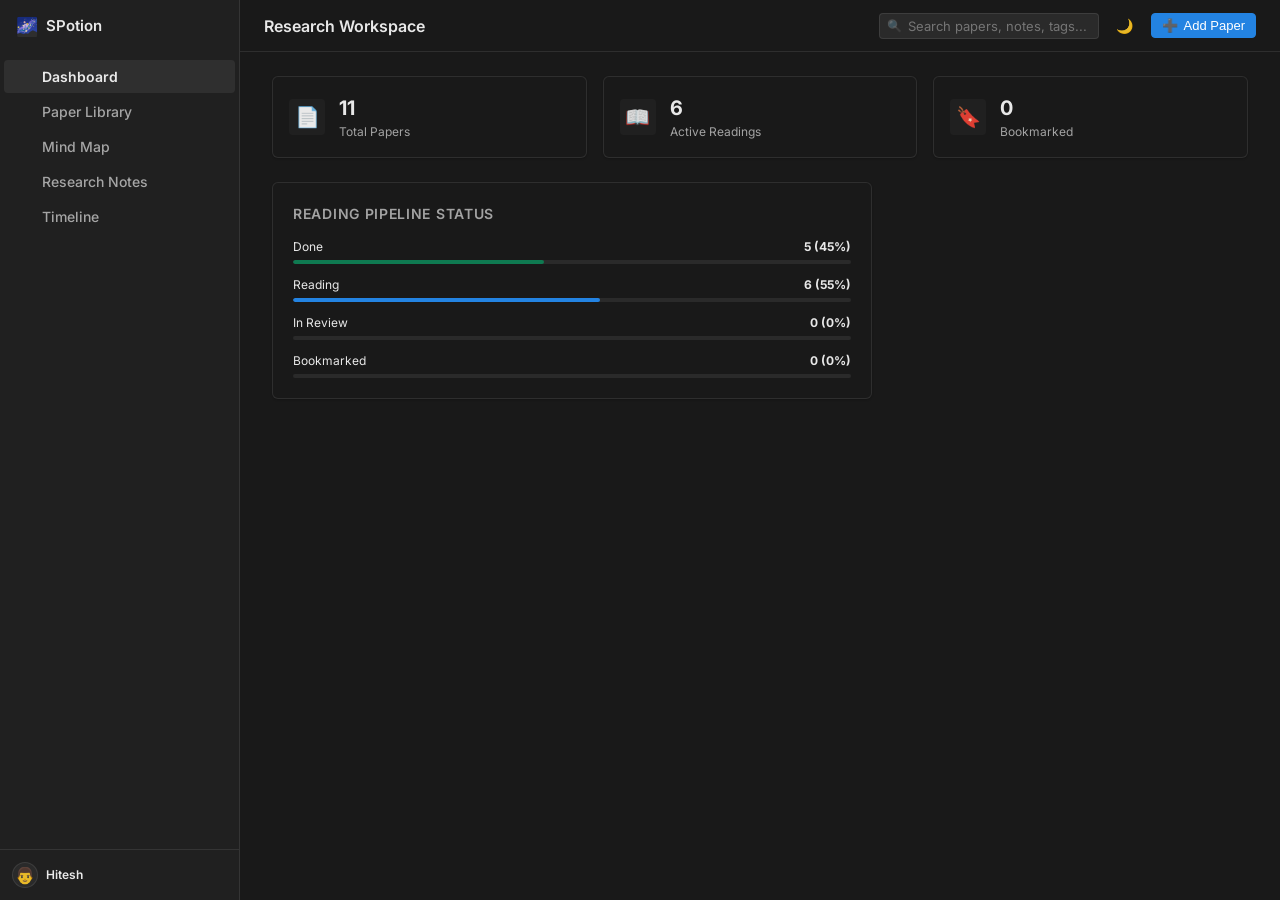
<file: index.html>
<!DOCTYPE html>
<html lang="en">

<head>
  <meta charset="UTF-8">
  <meta name="viewport" content="width=device-width, initial-scale=1.0">
  <title>SPotion — Premium Research Hub & Mind Map Workspace</title>
  <link rel="stylesheet" href="styles.css">
</head>

<body>

  <div id="app-container">

    <!-- Sidebar Navigation -->
    <aside>
      <div class="brand">
        <span class="brand-logo">🌌</span>
        <span class="brand-name">SPotion</span>
      </div>

      <ul class="nav-links">
        <li>
          <a class="nav-item active" data-view="dashboard">
            <span class="nav-icon"></span>
            <span>Dashboard</span>
          </a>
        </li>
        <li>
          <a class="nav-item" data-view="library">
            <span class="nav-icon"></span>
            <span>Paper Library</span>
          </a>
        </li>
        <li>
          <a class="nav-item" data-view="mindmap">
            <span class="nav-icon"></span>
            <span>Mind Map</span>
          </a>
        </li>
        <li>
          <a class="nav-item" data-view="notes">
            <span class="nav-icon"></span>
            <span>Research Notes</span>
          </a>
        </li>
        <li>
          <a class="nav-item" data-view="timeline">
            <span class="nav-icon"></span>
            <span>Timeline</span>
          </a>
        </li>
      </ul>

      <div class="sidebar-footer">
        <div class="user-widget">
          <!-- Populated by app.js -->
        </div>
      </div>
    </aside>

    <!-- Main Workspace Area -->
    <main>
      <!-- Header Area -->
      <header>
        <div class="page-title-area">
          <h2>Research Workspace</h2>
        </div>

        <div class="header-actions">
          <div class="search-container">
            <span class="search-icon">🔍</span>
            <input type="text" id="global-search" class="search-input" placeholder="Search papers, notes, tags...">
          </div>

          <button id="theme-toggle" class="theme-toggle-btn" title="Toggle dark/light theme">🌙</button>

          <button id="add-paper-btn" class="btn btn-primary">
            <span>➕</span> Add Paper
          </button>
        </div>
      </header>

      <!-- Scrollable workspace sections -->
      <div class="content-workspace">

        <!-- DASHBOARD VIEW -->
        <section id="dashboard-view" class="view-section active">
          <div class="dashboard-grid">
            <div class="stat-card">
              <div class="stat-icon">📄</div>
              <div class="stat-info">
                <div class="stat-value" id="stat-total-papers">0</div>
                <div class="stat-label">Total Papers</div>
              </div>
            </div>
            <div class="stat-card">
              <div class="stat-icon">📖</div>
              <div class="stat-info">
                <div class="stat-value" id="stat-active-reading">0</div>
                <div class="stat-label">Active Readings</div>
              </div>
            </div>
            <div class="stat-card">
              <div class="stat-icon">🔖</div>
              <div class="stat-info">
                <div class="stat-value" id="stat-bookmarked">0</div>
                <div class="stat-label">Bookmarked</div>
              </div>
            </div>
          </div>

          <div class="dashboard-panels">
            <!-- Reading Status Breakdown -->
            <div class="panel">
              <div class="panel-header">
                <h3 class="panel-title">Reading Pipeline Status</h3>
              </div>
              <div class="progress-list" id="dashboard-progress-list">
                <!-- Progress rows rendered dynamically -->
              </div>
            </div>
          </div>
        </section>

        <!-- LIBRARY VIEW -->
        <section id="library-view" class="view-section">
          <div class="library-layout">
            <div class="library-filters">
              <div class="filters-group">
                <label for="filter-category"
                  style="font-size: 13px; font-weight:600; color:var(--text-muted)">Category:</label>
                <select id="filter-category" class="select-filter">
                  <option value="all">All Categories</option>
                  <option value="Foundations">Foundations</option>
                  <option value="Survey">Surveys</option>
                  <option value="Optimization">Optimizations</option>
                  <option value="Transformer">Transformers</option>
                  <option value="Autoencoder">Autoencoders</option>
                  <option value="Application">Applications</option>
                  <option value="Future">Future Scope</option>
                </select>

                <label for="filter-status"
                  style="font-size: 13px; font-weight:600; color:var(--text-muted); margin-left:14px">Status:</label>
                <select id="filter-status" class="select-filter">
                  <option value="all">All Statuses</option>
                  <option value="Reading">Reading</option>
                  <option value="Done">Done</option>
                  <option value="Bookmarked">Bookmarked</option>
                  <option value="In Review">In Review</option>
                </select>
              </div>

              <button id="export-bibtex-btn" class="btn" title="Export current library references to BibTeX format">
                <span>📤</span> Export to BibTeX
              </button>
            </div>

            <div class="papers-grid" id="papers-grid">
              <!-- Rendered dynamically -->
            </div>
          </div>
        </section>

        <!-- MIND MAP VIEW -->
        <section id="mindmap-view" class="view-section">
          <div id="mindmap-canvas-container" class="canvas-container">
            <svg id="mindmap-svg-element" class="mindmap-svg"></svg>
            <!-- Wrapper for panning and zooming -->
            <div id="canvas-wrapper"></div>
          </div>

          <div class="mindmap-controls">
            <button id="zoom-in-btn" class="btn btn-icon-only" title="Zoom In">➕</button>
            <button id="zoom-out-btn" class="btn btn-icon-only" title="Zoom Out">➖</button>
            <button id="zoom-center-btn" class="btn btn-icon-only" title="Auto Center/Fit Canvas">🎯</button>
          </div>

          <div class="mindmap-legend">
            <div
              style="font-weight:700; font-size:12px; margin-bottom:4px; border-bottom:1px solid var(--border-color); padding-bottom:4px;">
              Legend</div>
            <div class="legend-item">
              <div class="legend-color" style="background:#1f4ed8"></div> Foundations
            </div>
            <div class="legend-item">
              <div class="legend-color" style="background:#7c3aed"></div> Surveys
            </div>
            <div class="legend-item">
              <div class="legend-color" style="background:#059669"></div> Optimizations
            </div>
            <div class="legend-item">
              <div class="legend-color" style="background:#dc2626"></div> Transformers
            </div>
            <div class="legend-item">
              <div class="legend-color" style="background:#ea580c"></div> Autoencoders
            </div>
            <div class="legend-item">
              <div class="legend-color" style="background:#0891b2"></div> Applications
            </div>
            <div class="legend-item">
              <div class="legend-color" style="background:#9333ea"></div> Future Scope
            </div>
          </div>
        </section>

        <!-- RESEARCH NOTES VIEW -->
        <section id="notes-view" class="view-section">
          <div class="notes-layout">
            <div class="notes-sidebar">
              <h3 style="font-size:16px; margin-bottom:12px">Papers List</h3>
              <div class="notes-paper-list" id="notes-paper-list">
                <!-- Rendered dynamically -->
              </div>
            </div>

            <div class="notes-editor-container">
              <div class="notes-editor-header">
                <h3 id="active-note-title" style="font-size:18px">Select a paper to read or edit notes</h3>
                <div style="display:flex; gap:8px">
                  <button id="note-edit-btn" class="btn btn-primary btn-sm">Edit Markdown</button>
                  <button id="note-preview-btn" class="btn btn-sm">Rich Preview</button>
                </div>
              </div>

              <!-- Note raw markdown editor text area -->
              <textarea id="notes-editor-area" class="editor-textarea"
                placeholder="# Enter notes using markdown..."></textarea>

              <!-- Markdown preview pane -->
              <div id="notes-preview-area" class="notes-preview"></div>
            </div>
          </div>
        </section>

        <!-- TIMELINE VIEW -->
        <section id="timeline-view" class="view-section">
          <div class="timeline-container">
            <div class="timeline-line"></div>
            <div id="timeline-list">
              <!-- Rendered dynamically -->
            </div>
          </div>
        </section>

      </div>
    </main>

    <!-- SLIDING DETAIL PANEL (SLIDE OUT DRAWER) -->
    <div class="panel-overlay" id="panel-overlay"></div>

    <div class="sliding-panel" id="paper-detail-panel">
      <div class="sliding-panel-header">
        <h3 style="font-size: 18px; margin:0">Research Paper Details</h3>
        <button id="panel-close-btn" class="btn btn-icon-only"
          style="border:none; background:transparent; font-size:18px">❌</button>
      </div>

      <div class="sliding-panel-body">
        <div class="detail-row">
          <div id="panel-paper-title" class="detail-value detail-value-large"></div>
        </div>

        <div class="detail-row">
          <div class="detail-label">Authors</div>
          <div id="panel-paper-authors" class="detail-value" style="font-style:italic"></div>
        </div>

        <div class="detail-row">
          <div class="detail-label">Abstract Summary</div>
          <div id="panel-paper-summary" class="detail-value"></div>
        </div>

        <div class="form-row">
          <div class="form-group">
            <label class="detail-label" for="panel-paper-category-select">Category</label>
            <select id="panel-paper-category-select" class="form-control" style="padding: 4px 8px; margin-top: 4px;">
              <option value="Foundations">Foundations</option>
              <option value="Survey">Survey</option>
              <option value="Optimization">Optimization</option>
              <option value="Transformer">Transformer</option>
              <option value="Autoencoder">Autoencoder</option>
              <option value="Application">Application</option>
              <option value="Future">Future Scope</option>
            </select>
          </div>

          <div class="form-group">
            <label class="detail-label" for="panel-paper-status-select">Status / Bookmark</label>
            <select id="panel-paper-status-select" class="form-control" style="padding: 4px 8px; margin-top: 4px;">
              <option value="Reading">Reading</option>
              <option value="Done">Done</option>
              <option value="Bookmarked">⭐ Bookmarked</option>
              <option value="In Review">In Review</option>
            </select>
          </div>
        </div>

        <div class="detail-row">
          <div class="detail-label">Metadata Info</div>
          <div id="panel-paper-details" class="detail-value"></div>
        </div>

        <div style="margin-top: 8px; display: flex; justify-content: flex-end;">
          <button id="delete-paper-btn" class="btn"
            style="background: var(--accent-danger); border-color: var(--accent-danger); color: white; padding: 6px 12px; font-size: 12px;">
            🗑️ Delete Paper
          </button>
        </div>

        <!-- Paper Comments Section -->
        <div class="comments-section">
          <div class="detail-label">Research Comments & Log</div>
          <div class="comments-list" id="panel-comments-list">
            <!-- Comments rendering dynamically -->
          </div>

          <div class="comment-input-area">
            <textarea id="panel-comment-input" class="comment-textbox" rows="2"
              placeholder="Write a comment, reflection or log entry..."></textarea>
            <button id="post-comment-btn" class="btn btn-primary" style="padding: 0 16px;">Post</button>
          </div>
        </div>
      </div>
    </div>

    <!-- ADD PAPER MODAL -->
    <div class="modal" id="add-paper-modal">
      <div class="modal-header">
        <h3 class="modal-title">Add Research Paper</h3>
        <button class="modal-close"
          style="background:transparent; border:none; color:var(--text-main); font-size:16px; cursor:pointer">❌</button>
      </div>

      <form id="add-paper-form">
        <div class="form-group">
          <label for="paper-title-input">Paper Title *</label>
          <input type="text" id="paper-title-input" class="form-control" placeholder="e.g. Segment Anything" required>
        </div>

        <div class="form-row">
          <div class="form-group">
            <label for="paper-category-input">Category *</label>
            <select id="paper-category-input" class="form-control" required>
              <option value="Foundations">Foundations</option>
              <option value="Survey">Survey</option>
              <option value="Optimization">Optimization</option>
              <option value="Transformer">Transformer</option>
              <option value="Autoencoder">Autoencoder</option>
              <option value="Application">Application</option>
              <option value="Future">Future Scope</option>
            </select>
          </div>

          <div class="form-group">
            <label for="paper-status-input">Reading Status</label>
            <select id="paper-status-input" class="form-control">
              <option value="Reading">Reading</option>
              <option value="Done">Done</option>
              <option value="Bookmarked">Bookmarked</option>
              <option value="In Review">In Review</option>
            </select>
          </div>
        </div>

        <div class="form-row">
          <div class="form-group">
            <label for="paper-year-input">Publication Year</label>
            <input type="number" id="paper-year-input" class="form-control" value="2026" min="1990" max="2035">
          </div>

          <div class="form-group">
            <label for="paper-venue-input">Venue / Journal</label>
            <input type="text" id="paper-venue-input" class="form-control" placeholder="e.g. CVPR 2026, arXiv">
          </div>
        </div>

        <div class="form-group">
          <label for="paper-authors-input">Authors</label>
          <input type="text" id="paper-authors-input" class="form-control" placeholder="e.g. John Doe, Alice Smith">
        </div>

        <div class="form-group">
          <label for="paper-link-input">Paper URL (ArXiv/IEEE/PDF)</label>
          <input type="url" id="paper-link-input" class="form-control" placeholder="https://...">
        </div>

        <div class="form-group">
          <label for="paper-summary-input">Abstract Summary *</label>
          <textarea id="paper-summary-input" class="form-control" rows="3"
            placeholder="Enter a brief description of the paper pretext task, methodology, and key results..."
            required></textarea>
        </div>

        <div style="display:flex; justify-content:flex-end; gap:12px; margin-top:24px">
          <button class="btn btn-cancel">Cancel</button>
          <button type="submit" class="btn btn-primary">Save Paper</button>
        </div>
      </form>
    </div>

  </div>

  <!-- Scripts -->
  <script src="data.js"></script>
  <script src="mindmap.js"></script>
  <script src="app.js"></script>
</body>

</html>
</file>
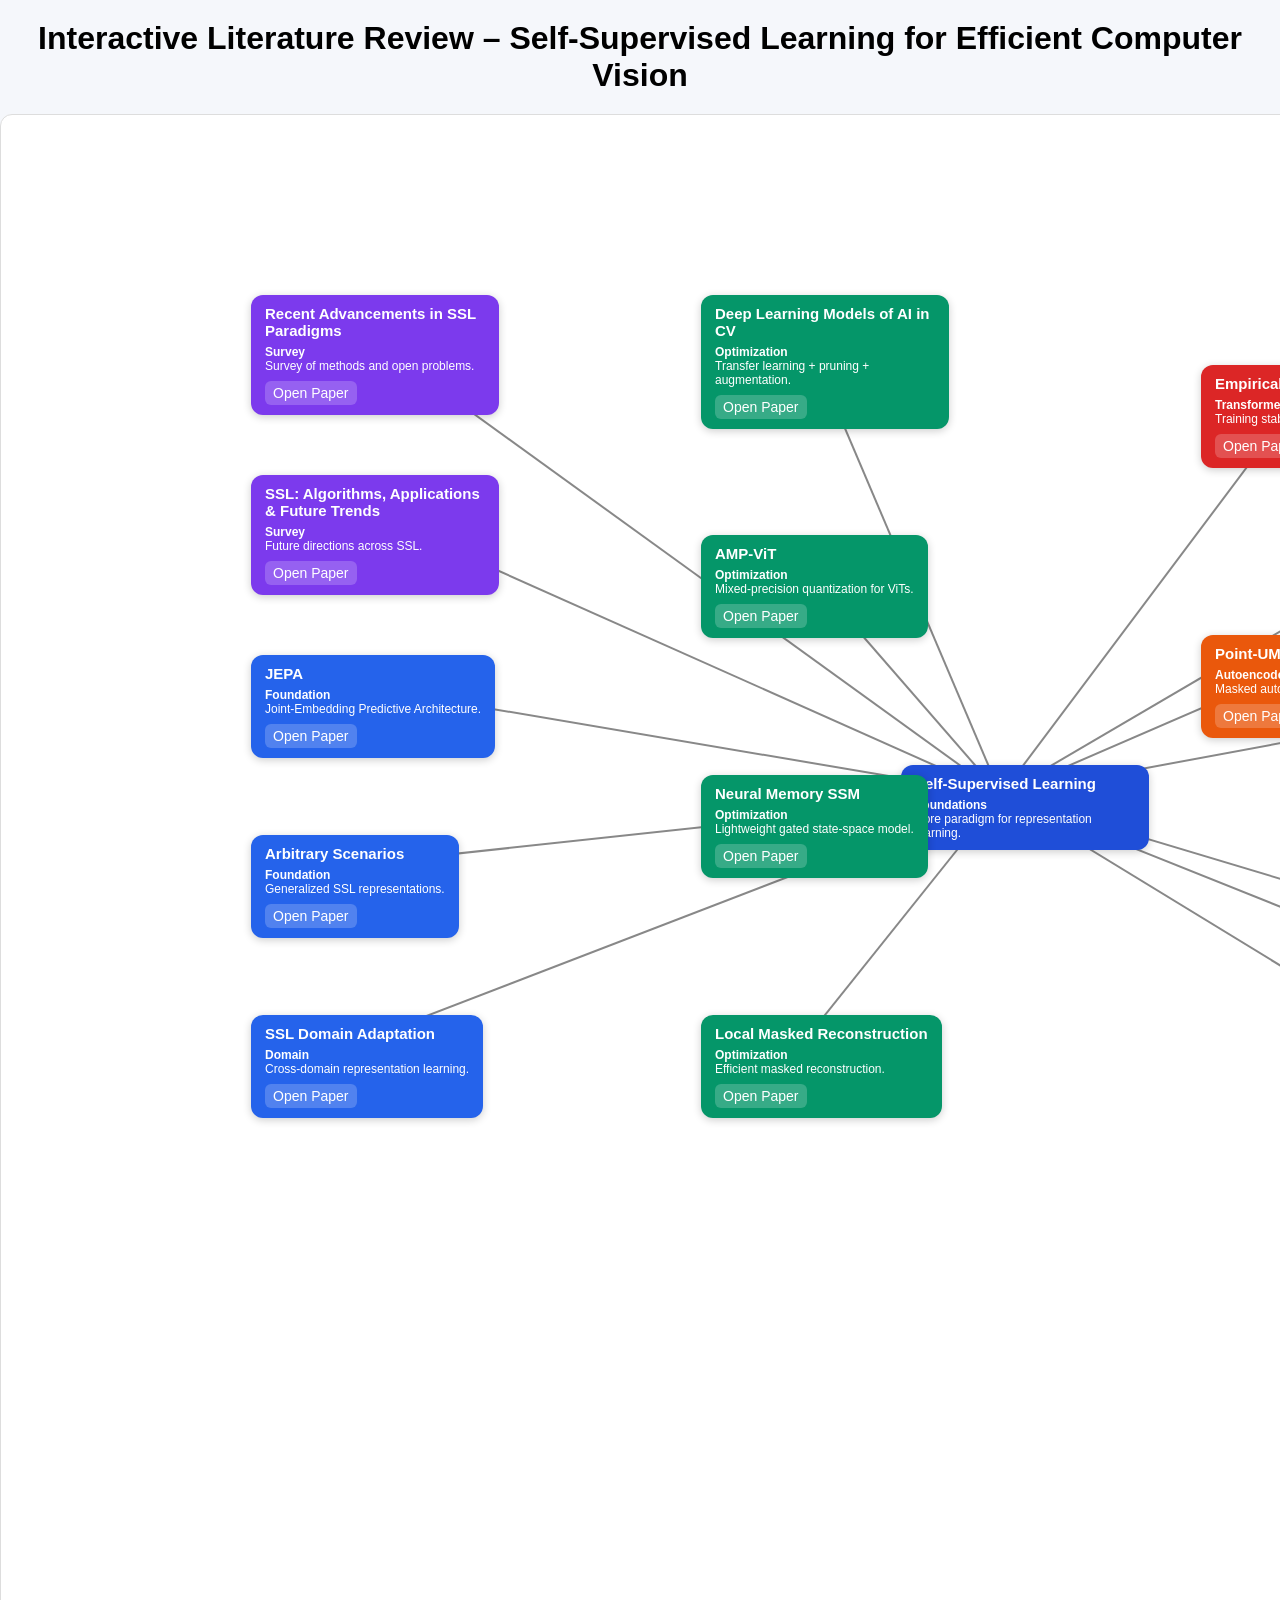
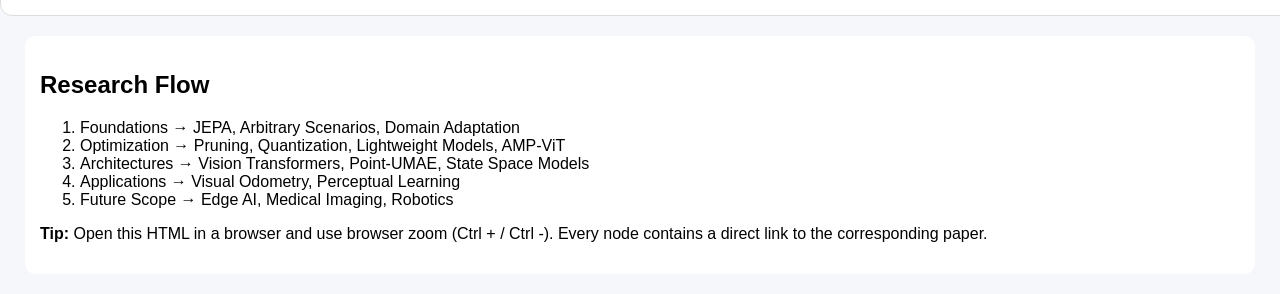
<file: Interactive_SSL_Research_Mind_Map (1).html>
<!DOCTYPE html><html><head><meta charset='utf-8'>
<title>Interactive SSL Research Mind Map</title>
<style>
body{margin:0;font-family:Arial;background:#f5f7fb;overflow:auto}
h1{text-align:center;margin:20px}
#map{position:relative;width:2100px;height:1500px;margin:20px auto;background:white;border:1px solid #ddd;border-radius:12px}
.node{position:absolute;padding:10px 14px;border-radius:12px;color:#fff;font-size:14px;max-width:220px;box-shadow:0 2px 8px rgba(0,0,0,.2)}
.node h3{margin:0 0 6px;font-size:15px}
.node p{margin:0;font-size:12px}
.node a{display:inline-block;margin-top:8px;color:white;background:rgba(255,255,255,.2);padding:4px 8px;border-radius:6px;text-decoration:none}
svg{position:absolute;left:0;top:0}
.legend{width:1200px;margin:20px auto;background:white;padding:15px;border-radius:10px}
</style></head><body>
<h1>Interactive Literature Review – Self-Supervised Learning for Efficient Computer Vision</h1>
<div id='map'>
<svg width='2100' height='1500'>
<line x1='1000' y1='680' x2='350' y2='210' stroke='#888' stroke-width='2'/><line x1='1000' y1='680' x2='350' y2='390' stroke='#888' stroke-width='2'/><line x1='1000' y1='680' x2='350' y2='570' stroke='#888' stroke-width='2'/><line x1='1000' y1='680' x2='350' y2='750' stroke='#888' stroke-width='2'/><line x1='1000' y1='680' x2='350' y2='930' stroke='#888' stroke-width='2'/><line x1='1000' y1='680' x2='800' y2='210' stroke='#888' stroke-width='2'/><line x1='1000' y1='680' x2='800' y2='450' stroke='#888' stroke-width='2'/><line x1='1000' y1='680' x2='800' y2='690' stroke='#888' stroke-width='2'/><line x1='1000' y1='680' x2='800' y2='930' stroke='#888' stroke-width='2'/><line x1='1000' y1='680' x2='1300' y2='280' stroke='#888' stroke-width='2'/><line x1='1000' y1='680' x2='1300' y2='550' stroke='#888' stroke-width='2'/><line x1='1000' y1='680' x2='1700' y2='270' stroke='#888' stroke-width='2'/><line x1='1000' y1='680' x2='1700' y2='550' stroke='#888' stroke-width='2'/><line x1='1000' y1='680' x2='1700' y2='890' stroke='#888' stroke-width='2'/><line x1='1000' y1='680' x2='1950' y2='1060' stroke='#888' stroke-width='2'/><line x1='1000' y1='680' x2='1950' y2='1260' stroke='#888' stroke-width='2'/></svg><div class='node' style='left:900px;top:650px;background:#1f4ed8'><h3>Self-Supervised Learning</h3><p><b>Foundations</b><br>Core paradigm for representation learning.</p></div><div class='node' style='left:250px;top:180px;background:#7c3aed'><h3>Recent Advancements in SSL Paradigms</h3><p><b>Survey</b><br>Survey of methods and open problems.</p><a href='https://www.arxiv.org/abs/2405.02171' target='_blank'>Open Paper</a></div><div class='node' style='left:250px;top:360px;background:#7c3aed'><h3>SSL: Algorithms, Applications & Future Trends</h3><p><b>Survey</b><br>Future directions across SSL.</p><a href='https://arxiv.org/abs/2408.17059' target='_blank'>Open Paper</a></div><div class='node' style='left:250px;top:540px;background:#2563eb'><h3>JEPA</h3><p><b>Foundation</b><br>Joint-Embedding Predictive Architecture.</p><a href='https://arxiv.org/abs/2301.08243' target='_blank'>Open Paper</a></div><div class='node' style='left:250px;top:720px;background:#2563eb'><h3>Arbitrary Scenarios</h3><p><b>Foundation</b><br>Generalized SSL representations.</p><a href='https://www.arxiv.org/abs/2210.03289' target='_blank'>Open Paper</a></div><div class='node' style='left:250px;top:900px;background:#2563eb'><h3>SSL Domain Adaptation</h3><p><b>Domain</b><br>Cross-domain representation learning.</p><a href='https://www.arxiv.org/abs/1907.10915' target='_blank'>Open Paper</a></div><div class='node' style='left:700px;top:180px;background:#059669'><h3>Deep Learning Models of AI in CV</h3><p><b>Optimization</b><br>Transfer learning + pruning + augmentation.</p><a href='https://ieeexplore.ieee.org/document/11071131/' target='_blank'>Open Paper</a></div><div class='node' style='left:700px;top:420px;background:#059669'><h3>AMP-ViT</h3><p><b>Optimization</b><br>Mixed-precision quantization for ViTs.</p><a href='https://ieeexplore.ieee.org/document/10971903/' target='_blank'>Open Paper</a></div><div class='node' style='left:700px;top:660px;background:#059669'><h3>Neural Memory SSM</h3><p><b>Optimization</b><br>Lightweight gated state-space model.</p><a href='https://ieeexplore.ieee.org/document/10943339/' target='_blank'>Open Paper</a></div><div class='node' style='left:700px;top:900px;background:#059669'><h3>Local Masked Reconstruction</h3><p><b>Optimization</b><br>Efficient masked reconstruction.</p><a href='https://ieeexplore.ieee.org/document/10890081/' target='_blank'>Open Paper</a></div><div class='node' style='left:1200px;top:250px;background:#dc2626'><h3>Empirical Study of SSL ViTs</h3><p><b>Transformer</b><br>Training stability for ViTs.</p><a href='https://openaccess.thecvf.com/content/ICCV2021/html/Chen_An_Empirical_Study_of_Training_Self-Supervised_Vision_Transformers_ICCV_2021_paper.html' target='_blank'>Open Paper</a></div><div class='node' style='left:1200px;top:520px;background:#ea580c'><h3>Point-UMAE</h3><p><b>Autoencoder</b><br>Masked autoencoder for point clouds.</p><a href='https://ieeexplore.ieee.org/document/10967637/' target='_blank'>Open Paper</a></div><div class='node' style='left:1600px;top:240px;background:#0891b2'><h3>Visual Odometry</h3><p><b>Application</b><br>Scene appearance-structure fusion.</p><a href='https://ieeexplore.ieee.org/document/10887121/' target='_blank'>Open Paper</a></div><div class='node' style='left:1600px;top:520px;background:#0891b2'><h3>Perceptual Learning Technology</h3><p><b>Application</b><br>Attention + multimodal fusion.</p><a href='https://ieeexplore.ieee.org/document/10405055/' target='_blank'>Open Paper</a></div><div class='node' style='left:1600px;top:860px;background:#9333ea'><h3>Edge AI</h3><p><b>Future</b><br>Efficient deployment on devices.</p></div><div class='node' style='left:1850px;top:1030px;background:#9333ea'><h3>Medical Imaging</h3><p><b>Future</b><br>Low-label adaptation.</p></div><div class='node' style='left:1850px;top:1230px;background:#9333ea'><h3>Robotics</h3><p><b>Future</b><br>Autonomous perception.</p></div>
</div>
<div class='legend'>
<h2>Research Flow</h2>
<ol>
<li>Foundations → JEPA, Arbitrary Scenarios, Domain Adaptation</li>
<li>Optimization → Pruning, Quantization, Lightweight Models, AMP-ViT</li>
<li>Architectures → Vision Transformers, Point-UMAE, State Space Models</li>
<li>Applications → Visual Odometry, Perceptual Learning</li>
<li>Future Scope → Edge AI, Medical Imaging, Robotics</li>
</ol>
<p><b>Tip:</b> Open this HTML in a browser and use browser zoom (Ctrl + / Ctrl -). Every node contains a direct link to the corresponding paper.</p>
</div>
</body></html>
</file>
<file: styles.css>
/* Notion-Style Design System */
@import url('https://fonts.googleapis.com/css2?family=Inter:wght@300;400;500;600;700&family=Fira+Code:wght@400;500&display=swap');

:root {
  /* Notion Light Theme (Default) */
  --bg-app: #ffffff;
  --bg-sidebar: #f7f7f5;
  --bg-card: #ffffff;
  --bg-card-hover: #efedea;
  --bg-input: #f1f1ef;
  --border-color: rgba(55, 53, 47, 0.09);
  --border-hover: rgba(55, 53, 47, 0.16);
  --text-main: #37352f;
  --text-muted: #787774;
  --text-dim: #9b9a97;
  
  /* Accent Colors (Notion Palette) */
  --accent-primary: #2383e2;      /* Notion Blue */
  --accent-secondary: #9a6dd7;    /* Notion Purple */
  --accent-success: #0f7a51;      /* Notion Green */
  --accent-warning: #dfab01;      /* Notion Yellow */
  --accent-danger: #e03e3e;       /* Notion Red */
  
  /* Category Tag Backgrounds (Soft Pastels) */
  --tag-bg-foundations: rgba(35, 131, 226, 0.1);
  --tag-color-foundations: #2383e2;
  
  --tag-bg-survey: rgba(154, 109, 215, 0.1);
  --tag-color-survey: #9a6dd7;
  
  --tag-bg-optimization: rgba(15, 122, 81, 0.1);
  --tag-color-optimization: #0f7a51;
  
  --tag-bg-transformer: rgba(224, 62, 62, 0.1);
  --tag-color-transformer: #e03e3e;
  
  --tag-bg-autoencoder: rgba(217, 115, 13, 0.1);
  --tag-color-autoencoder: #d9730d;
  
  --tag-bg-application: rgba(0, 120, 130, 0.1);
  --tag-color-application: #007882;
  
  --tag-bg-future: rgba(173, 26, 126, 0.1);
  --tag-color-future: #ad1a7e;

  /* Layout */
  --sidebar-width: 240px;
  --header-height: 52px;
  --radius-sm: 4px;
  --radius-md: 6px;
  --radius-lg: 8px;
  
  --shadow-sm: 0 1px 2px rgba(15, 15, 15, 0.05);
  --shadow-md: 0 2px 4px rgba(15, 15, 15, 0.05), 0 12px 24px rgba(15, 15, 15, 0.05);
  --shadow-lg: 0 4px 8px rgba(15, 15, 15, 0.06), 0 24px 48px rgba(15, 15, 15, 0.08);

  --transition-fast: 0.1s ease;
  --transition-normal: 0.2s cubic-bezier(0.4, 0, 0.2, 1);
  --connection-line: rgba(55, 53, 47, 0.14);
}

/* Dark Theme (Notion Dark Mode) */
[data-theme="dark"] {
  --bg-app: #191919;
  --bg-sidebar: #202020;
  --bg-card: #252525;
  --bg-card-hover: #2f2f2f;
  --bg-input: #2a2a2a;
  --border-color: rgba(255, 255, 255, 0.09);
  --border-hover: rgba(255, 255, 255, 0.16);
  --text-main: rgba(255, 255, 255, 0.9);
  --text-muted: rgba(255, 255, 255, 0.6);
  --text-dim: rgba(255, 255, 255, 0.4);
  --connection-line: rgba(255, 255, 255, 0.14);
  
  /* Dark mode tag adjustments */
  --tag-bg-foundations: rgba(35, 131, 226, 0.15);
  --tag-color-foundations: #529cca;
  
  --tag-bg-survey: rgba(154, 109, 215, 0.15);
  --tag-color-survey: #b388eb;
  
  --tag-bg-optimization: rgba(15, 122, 81, 0.15);
  --tag-color-optimization: #44b37d;
  
  --tag-bg-transformer: rgba(224, 62, 62, 0.15);
  --tag-color-transformer: #ff6b6b;
  
  --tag-bg-autoencoder: rgba(217, 115, 13, 0.15);
  --tag-color-autoencoder: #ffa94d;
  
  --tag-bg-application: rgba(0, 120, 130, 0.15);
  --tag-color-application: #3bc9db;
  
  --tag-bg-future: rgba(173, 26, 126, 0.15);
  --tag-color-future: #faa2c1;

  --shadow-sm: 0 1px 2px rgba(0, 0, 0, 0.2);
  --shadow-md: 0 4px 8px rgba(0, 0, 0, 0.3);
  --shadow-lg: 0 12px 28px rgba(0, 0, 0, 0.4);
}

/* Global Reset */
* {
  box-sizing: border-box;
  margin: 0;
  padding: 0;
  scrollbar-width: thin;
  scrollbar-color: var(--border-color) transparent;
}

body {
  font-family: 'Inter', -apple-system, BlinkMacSystemFont, "Segoe UI", Helvetica, Arial, sans-serif;
  background-color: var(--bg-app);
  color: var(--text-main);
  overflow: hidden;
  height: 100vh;
  width: 100vw;
  font-size: 14px;
  line-height: 1.5;
  transition: background-color var(--transition-normal), color var(--transition-normal);
}

/* Core Layout Structure */
#app-container {
  display: flex;
  height: 100vh;
  width: 100vw;
  position: relative;
}

/* Sidebar Styling */
aside {
  width: var(--sidebar-width);
  background-color: var(--bg-sidebar);
  border-right: 1px solid var(--border-color);
  display: flex;
  flex-direction: column;
  height: 100%;
  z-index: 50;
  flex-shrink: 0;
  transition: background-color var(--transition-normal), border-color var(--transition-normal);
}

.brand {
  height: var(--header-height);
  display: flex;
  align-items: center;
  padding: 0 16px;
  gap: 8px;
  cursor: default;
}

.brand-logo {
  font-size: 18px;
}

.brand-name {
  font-size: 15px;
  font-weight: 600;
  color: var(--text-main);
}

.nav-links {
  list-style: none;
  padding: 8px 4px;
  display: flex;
  flex-direction: column;
  gap: 2px;
  flex-grow: 1;
  overflow-y: auto;
}

.nav-item {
  display: flex;
  align-items: center;
  padding: 6px 12px;
  color: var(--text-muted);
  text-decoration: none;
  border-radius: var(--radius-sm);
  font-size: 14px;
  font-weight: 500;
  gap: 10px;
  transition: background-color var(--transition-fast), color var(--transition-fast);
  cursor: pointer;
}

.nav-item:hover {
  background-color: var(--bg-card-hover);
  color: var(--text-main);
}

.nav-item.active {
  background-color: var(--bg-card-hover);
  color: var(--text-main);
  font-weight: 600;
}

.nav-icon {
  font-size: 16px;
  display: inline-block;
  width: 16px;
  text-align: center;
}

.sidebar-footer {
  padding: 12px;
  border-top: 1px solid var(--border-color);
}

/* User Widget */
.user-widget {
  display: flex;
  align-items: center;
  gap: 8px;
}

.user-avatar {
  font-size: 16px;
  width: 26px;
  height: 26px;
  border-radius: 50%;
  background: var(--bg-input);
  display: flex;
  align-items: center;
  justify-content: center;
  border: 1px solid var(--border-color);
}

.user-info {
  display: flex;
  flex-direction: column;
}

.user-name {
  font-size: 12px;
  font-weight: 600;
}

.user-role {
  font-size: 10px;
  color: var(--text-dim);
}

/* Main Workspace Area */
main {
  flex-grow: 1;
  display: flex;
  flex-direction: column;
  height: 100%;
  overflow: hidden;
  position: relative;
}

/* Header bar */
header {
  height: var(--header-height);
  display: flex;
  align-items: center;
  justify-content: space-between;
  padding: 0 24px;
  border-bottom: 1px solid var(--border-color);
  background-color: var(--bg-app);
  z-index: 40;
  flex-shrink: 0;
  transition: background-color var(--transition-normal), border-color var(--transition-normal);
}

.page-title-area h2 {
  font-size: 16px;
  font-weight: 600;
  color: var(--text-main);
}

.header-actions {
  display: flex;
  align-items: center;
  gap: 12px;
}

/* Buttons (Notion style) */
.btn {
  display: inline-flex;
  align-items: center;
  justify-content: center;
  padding: 4px 10px;
  font-size: 13px;
  font-weight: 500;
  border-radius: var(--radius-sm);
  border: 1px solid var(--border-color);
  background: var(--bg-app);
  color: var(--text-main);
  cursor: pointer;
  transition: background-color var(--transition-fast), border-color var(--transition-fast);
  gap: 6px;
}

.btn:hover {
  background: var(--bg-sidebar);
}

.btn-primary {
  background: var(--accent-primary);
  color: #ffffff;
  border-color: var(--accent-primary);
}

.btn-primary:hover {
  background: #1a6fc2;
  border-color: #1a6fc2;
}

.btn-icon-only {
  width: 28px;
  height: 28px;
  padding: 0;
}

/* Search bar styling */
.search-container {
  position: relative;
  width: 220px;
}

.search-input {
  width: 100%;
  padding: 4px 8px 4px 28px;
  border-radius: var(--radius-sm);
  border: 1px solid var(--border-color);
  background: var(--bg-input);
  color: var(--text-main);
  font-size: 13px;
  font-family: inherit;
  transition: border-color var(--transition-fast);
}

.search-input:focus {
  outline: none;
  border-color: var(--text-dim);
}

.search-icon {
  position: absolute;
  left: 8px;
  top: 52%;
  transform: translateY(-50%);
  color: var(--text-dim);
  font-size: 12px;
  pointer-events: none;
}

/* Theme Toggle */
.theme-toggle-btn {
  font-size: 14px;
  background: transparent;
  border: 1px solid transparent;
  color: var(--text-main);
  width: 28px;
  height: 28px;
  border-radius: var(--radius-sm);
  display: flex;
  align-items: center;
  justify-content: center;
  cursor: pointer;
}

.theme-toggle-btn:hover {
  background: var(--bg-card-hover);
}

/* Content Workspace container */
.content-workspace {
  flex-grow: 1;
  padding: 24px 32px;
  overflow-y: auto;
}

/* View switcher */
.view-section {
  display: none;
  height: 100%;
}

.view-section.active {
  display: block;
}

/* Dashboard View styling */
.dashboard-grid {
  display: grid;
  grid-template-columns: repeat(3, 1fr);
  gap: 16px;
  margin-bottom: 24px;
}

.stat-card {
  background: var(--bg-app);
  border: 1px solid var(--border-color);
  border-radius: var(--radius-md);
  padding: 16px;
  display: flex;
  align-items: center;
  gap: 14px;
  box-shadow: var(--shadow-sm);
  transition: border-color var(--transition-fast), background-color var(--transition-fast);
}

.stat-card:hover {
  border-color: var(--border-hover);
}

.stat-icon {
  font-size: 20px;
  width: 36px;
  height: 36px;
  display: flex;
  align-items: center;
  justify-content: center;
  background: var(--bg-sidebar);
  border-radius: var(--radius-sm);
}

.stat-info {
  display: flex;
  flex-direction: column;
}

.stat-value {
  font-size: 20px;
  font-weight: 700;
  color: var(--text-main);
}

.stat-label {
  font-size: 12px;
  color: var(--text-muted);
}

/* Dashboard panels layout */
.dashboard-panels {
  display: grid;
  grid-template-columns: 1fr;
  max-width: 600px;
  gap: 20px;
}

.panel {
  background: var(--bg-app);
  border: 1px solid var(--border-color);
  border-radius: var(--radius-md);
  padding: 20px;
  box-shadow: var(--shadow-sm);
}

.panel-header {
  margin-bottom: 14px;
}

.panel-title {
  font-size: 14px;
  font-weight: 600;
  text-transform: uppercase;
  letter-spacing: 0.05em;
  color: var(--text-muted);
}

.activity-list {
  display: flex;
  flex-direction: column;
  gap: 10px;
  max-height: 350px;
  overflow-y: auto;
}

.activity-item {
  display: flex;
  gap: 10px;
  padding: 8px;
  border-radius: var(--radius-sm);
  transition: background-color var(--transition-fast);
}

.activity-item:hover {
  background-color: var(--bg-sidebar);
}

.activity-avatar {
  font-size: 14px;
  width: 24px;
  height: 24px;
  border-radius: 50%;
  background: var(--bg-input);
  display: flex;
  align-items: center;
  justify-content: center;
  flex-shrink: 0;
}

.activity-details {
  flex-grow: 1;
}

.activity-text {
  font-size: 13px;
  color: var(--text-main);
}

.activity-text strong {
  font-weight: 600;
}

.activity-time {
  font-size: 11px;
  color: var(--text-dim);
}

/* Progress trackers */
.progress-list {
  display: flex;
  flex-direction: column;
  gap: 12px;
}

.progress-row {
  display: flex;
  flex-direction: column;
  gap: 4px;
}

.progress-label-row {
  display: flex;
  justify-content: space-between;
  font-size: 12px;
}

.progress-bar-bg {
  height: 4px;
  background: var(--bg-input);
  border-radius: 2px;
  overflow: hidden;
}

.progress-bar-fill {
  height: 100%;
  border-radius: 2px;
  transition: width var(--transition-normal);
}

/* Paper Library View styling */
.library-layout {
  display: flex;
  flex-direction: column;
  gap: 16px;
}

.library-filters {
  display: flex;
  align-items: center;
  justify-content: space-between;
  border-bottom: 1px solid var(--border-color);
  padding-bottom: 12px;
}

.filters-group {
  display: flex;
  align-items: center;
  gap: 8px;
}

.select-filter {
  padding: 4px 8px;
  border-radius: var(--radius-sm);
  background: var(--bg-sidebar);
  color: var(--text-main);
  border: 1px solid var(--border-color);
  font-family: inherit;
  font-size: 13px;
  cursor: pointer;
}

.select-filter:focus {
  outline: none;
  border-color: var(--text-dim);
}

.papers-grid {
  display: grid;
  grid-template-columns: repeat(auto-fill, minmax(280px, 1fr));
  gap: 16px;
  padding-bottom: 24px;
}

/* Notion database card */
.paper-card {
  background: var(--bg-app);
  border: 1px solid var(--border-color);
  border-radius: var(--radius-md);
  padding: 16px;
  display: flex;
  flex-direction: column;
  justify-content: space-between;
  min-height: 160px;
  box-shadow: var(--shadow-sm);
  cursor: pointer;
  transition: background-color var(--transition-fast), border-color var(--transition-fast);
}

.paper-card:hover {
  background-color: var(--bg-sidebar);
}

.paper-card-header {
  display: flex;
  justify-content: space-between;
  align-items: flex-start;
  margin-bottom: 8px;
}

/* Notion soft status badges */
.badge {
  font-size: 11px;
  font-weight: 500;
  padding: 2px 6px;
  border-radius: 3px;
}

.badge-reading { background: rgba(35, 131, 226, 0.12); color: var(--accent-primary); }
.badge-done { background: rgba(15, 122, 81, 0.12); color: var(--accent-success); }
.badge-bookmarked { background: rgba(223, 171, 1, 0.12); color: #b78a00; }
.badge-review { background: rgba(154, 109, 215, 0.12); color: var(--accent-secondary); }

/* Category Tag options */
.category-tag {
  font-size: 11px;
  font-weight: 500;
  padding: 2px 6px;
  border-radius: 3px;
  display: inline-block;
}

.category-tag.category-foundations { background: var(--tag-bg-foundations); color: var(--tag-color-foundations); }
.category-tag.category-survey { background: var(--tag-bg-survey); color: var(--tag-color-survey); }
.category-tag.category-optimization { background: var(--tag-bg-optimization); color: var(--tag-color-optimization); }
.category-tag.category-transformer { background: var(--tag-bg-transformer); color: var(--tag-color-transformer); }
.category-tag.category-autoencoder { background: var(--tag-bg-autoencoder); color: var(--tag-color-autoencoder); }
.category-tag.category-application { background: var(--tag-bg-application); color: var(--tag-color-application); }
.category-tag.category-futurescope { background: var(--tag-bg-future); color: var(--tag-color-future); }
.category-tag.category-future { background: var(--tag-bg-future); color: var(--tag-color-future); }

.paper-title {
  font-size: 14px;
  font-weight: 600;
  color: var(--text-main);
  margin-bottom: 4px;
  line-height: 1.4;
}

.paper-authors {
  font-size: 12px;
  color: var(--text-muted);
  margin-bottom: 12px;
}

.paper-summary {
  font-size: 13px;
  color: var(--text-muted);
  line-height: 1.45;
  margin-bottom: 12px;
  display: -webkit-box;
  -webkit-line-clamp: 2;
  -webkit-box-orient: vertical;
  overflow: hidden;
}

.paper-card-footer {
  display: flex;
  justify-content: space-between;
  align-items: center;
  border-top: 1px solid var(--border-color);
  padding-top: 8px;
}

.paper-meta-details {
  font-size: 11px;
  color: var(--text-dim);
}

.paper-link-btn {
  color: var(--accent-primary);
  text-decoration: none;
  font-size: 12px;
  font-weight: 500;
}

.paper-link-btn:hover {
  text-decoration: underline;
}

/* Sliding detail drawer panel */
.sliding-panel {
  position: fixed;
  top: 0;
  right: -480px;
  width: 440px;
  height: 100vh;
  background: var(--bg-app);
  border-left: 1px solid var(--border-color);
  z-index: 100;
  box-shadow: var(--shadow-lg);
  transition: right var(--transition-normal);
  display: flex;
  flex-direction: column;
}

.sliding-panel.open {
  right: 0;
}

.panel-overlay {
  position: fixed;
  top: 0;
  left: 0;
  width: 100vw;
  height: 100vh;
  background: rgba(15, 15, 15, 0.3);
  z-index: 95;
  opacity: 0;
  pointer-events: none;
  transition: opacity var(--transition-normal);
}

.panel-overlay.show {
  opacity: 1;
  pointer-events: auto;
}

.sliding-panel-header {
  padding: 16px 20px;
  border-bottom: 1px solid var(--border-color);
  display: flex;
  align-items: center;
  justify-content: space-between;
}

.sliding-panel-body {
  flex-grow: 1;
  padding: 20px;
  overflow-y: auto;
  display: flex;
  flex-direction: column;
  gap: 16px;
}

.detail-row {
  display: flex;
  flex-direction: column;
  gap: 4px;
}

.detail-label {
  font-size: 11px;
  font-weight: 600;
  text-transform: uppercase;
  color: var(--text-dim);
  letter-spacing: 0.05em;
}

.detail-value {
  font-size: 13px;
  color: var(--text-main);
  line-height: 1.5;
}

.detail-value-large {
  font-size: 18px;
  font-weight: 700;
  line-height: 1.3;
}

/* Discussion Board Comments Styles */
.comments-section {
  border-top: 1px solid var(--border-color);
  padding-top: 16px;
  display: flex;
  flex-direction: column;
  gap: 12px;
}

.comments-list {
  display: flex;
  flex-direction: column;
  gap: 8px;
}

.comment-card {
  background: var(--bg-sidebar);
  border: 1px solid var(--border-color);
  border-radius: var(--radius-sm);
  padding: 10px;
  font-size: 13px;
}

.comment-header {
  display: flex;
  justify-content: space-between;
  margin-bottom: 4px;
  font-size: 11px;
  color: var(--text-dim);
}

.comment-author {
  font-weight: 600;
  color: var(--text-main);
}

.comment-input-area {
  display: flex;
  gap: 8px;
}

.comment-textbox {
  flex-grow: 1;
  padding: 6px 10px;
  border-radius: var(--radius-sm);
  background: var(--bg-app);
  border: 1px solid var(--border-color);
  color: var(--text-main);
  font-family: inherit;
  font-size: 13px;
  resize: none;
}

.comment-textbox:focus {
  outline: none;
  border-color: var(--text-dim);
}

/* Notion dialog form modal */
.modal {
  position: fixed;
  top: 45%;
  left: 50%;
  transform: translate(-50%, -50%) scale(0.98);
  background: var(--bg-app);
  border: 1px solid var(--border-color);
  border-radius: var(--radius-lg);
  padding: 24px;
  width: 500px;
  max-width: 90vw;
  max-height: 80vh;
  overflow-y: auto;
  z-index: 110;
  opacity: 0;
  pointer-events: none;
  transition: all var(--transition-normal);
  box-shadow: var(--shadow-lg);
}

.modal.show {
  transform: translate(-50%, -50%) scale(1);
  opacity: 1;
  pointer-events: auto;
}

.modal-header {
  display: flex;
  justify-content: space-between;
  align-items: center;
  margin-bottom: 16px;
}

.modal-title {
  font-size: 16px;
  font-weight: 600;
}

.form-group {
  display: flex;
  flex-direction: column;
  gap: 6px;
  margin-bottom: 14px;
}

.form-group label {
  font-size: 12px;
  font-weight: 600;
  color: var(--text-muted);
}

.form-control {
  padding: 6px 10px;
  border-radius: var(--radius-sm);
  border: 1px solid var(--border-color);
  background: var(--bg-input);
  color: var(--text-main);
  font-family: inherit;
  font-size: 13px;
  transition: border-color var(--transition-fast);
}

.form-control:focus {
  outline: none;
  border-color: var(--text-dim);
}

.form-row {
  display: grid;
  grid-template-columns: 1fr 1fr;
  gap: 12px;
}

/* Mind Map canvas styling */
#mindmap-view {
  position: relative;
  width: 100%;
  height: 100%;
  overflow: hidden;
  background-color: var(--bg-sidebar);
  background-image: radial-gradient(var(--border-color) 1px, transparent 1px);
  background-size: 16px 16px;
  border: 1px solid var(--border-color);
  border-radius: var(--radius-md);
}

.canvas-container {
  width: 100%;
  height: 100%;
  position: absolute;
  top: 0;
  left: 0;
}

.mindmap-svg {
  position: absolute;
  top: 0;
  left: 0;
  width: 100%;
  height: 100%;
  pointer-events: none;
}

/* Notion-style node cards in mind map */
.mindmap-node {
  position: absolute;
  min-width: 160px;
  max-width: 220px;
  background-color: var(--bg-card);
  border: 1px solid var(--border-color);
  border-left: 4px solid var(--node-color, var(--accent-primary));
  border-radius: var(--radius-sm);
  padding: 10px 12px;
  box-shadow: var(--shadow-sm);
  color: var(--text-main);
  cursor: grab;
  transition: border-color var(--transition-fast);
  z-index: 10;
}

.mindmap-node:active {
  cursor: grabbing;
}

.mindmap-node h4 {
  font-size: 13px;
  font-weight: 600;
  line-height: 1.3;
  margin-bottom: 4px;
}

.mindmap-node p {
  font-size: 11px;
  color: var(--text-muted);
  line-height: 1.35;
  margin: 0;
}

.mindmap-controls {
  position: absolute;
  bottom: 16px;
  left: 16px;
  display: flex;
  gap: 6px;
  z-index: 20;
}

.mindmap-legend {
  position: absolute;
  top: 16px;
  right: 16px;
  background: var(--bg-app);
  border: 1px solid var(--border-color);
  border-radius: var(--radius-sm);
  padding: 10px;
  z-index: 20;
  display: flex;
  flex-direction: column;
  gap: 6px;
  box-shadow: var(--shadow-sm);
}

.legend-item {
  display: flex;
  align-items: center;
  gap: 6px;
  font-size: 11px;
  color: var(--text-muted);
}

.legend-color {
  width: 10px;
  height: 10px;
  border-radius: 2px;
}

/* Research Notes panel split workspace */
.notes-layout {
  display: grid;
  grid-template-columns: 240px 1fr;
  gap: 20px;
  height: 100%;
}

.notes-sidebar {
  border-right: 1px solid var(--border-color);
  padding-right: 12px;
  overflow-y: auto;
}

.notes-paper-list {
  display: flex;
  flex-direction: column;
  gap: 2px;
}

.notes-paper-item {
  padding: 6px 10px;
  border-radius: var(--radius-sm);
  cursor: pointer;
  transition: background-color var(--transition-fast);
}

.notes-paper-item:hover {
  background-color: var(--bg-sidebar);
}

.notes-paper-item.active {
  background-color: var(--bg-card-hover);
}

.notes-paper-item-title {
  font-size: 13px;
  font-weight: 500;
  white-space: nowrap;
  overflow: hidden;
  text-overflow: ellipsis;
  color: var(--text-main);
}

.notes-paper-item-desc {
  font-size: 11px;
  color: var(--text-dim);
}

.notes-editor-container {
  display: flex;
  flex-direction: column;
  gap: 12px;
  height: 100%;
}

.notes-editor-header {
  display: flex;
  justify-content: space-between;
  align-items: center;
  border-bottom: 1px solid var(--border-color);
  padding-bottom: 8px;
}

.editor-textarea {
  flex-grow: 1;
  background: var(--bg-app);
  border: 1px solid var(--border-color);
  border-radius: var(--radius-sm);
  color: var(--text-main);
  font-family: 'Fira Code', monospace;
  font-size: 13px;
  padding: 16px;
  resize: none;
  line-height: 1.5;
}

.editor-textarea:focus {
  outline: none;
  border-color: var(--text-dim);
}

.notes-preview {
  display: none;
  flex-grow: 1;
  background: var(--bg-app);
  border: 1px solid var(--border-color);
  border-radius: var(--radius-sm);
  padding: 20px;
  overflow-y: auto;
  line-height: 1.6;
}

.notes-preview.active {
  display: block;
}

/* Preview parsed markdown styles */
.notes-preview h1 { font-size: 20px; margin-bottom: 12px; border-bottom: 1px solid var(--border-color); padding-bottom: 4px; color: var(--text-main); }
.notes-preview h2 { font-size: 16px; margin: 16px 0 8px; color: var(--text-main); }
.notes-preview h3 { font-size: 14px; margin: 12px 0 6px; color: var(--text-main); }
.notes-preview p { margin-bottom: 10px; font-size: 13px; color: var(--text-muted); }
.notes-preview ul, .notes-preview ol { margin: 0 0 12px 18px; }
.notes-preview li { margin-bottom: 4px; font-size: 13px; color: var(--text-muted); }
.notes-preview code { font-family: 'Fira Code', monospace; background: var(--bg-input); padding: 2px 4px; border-radius: 3px; font-size: 12px; }
.notes-preview pre { background: var(--bg-sidebar); border: 1px solid var(--border-color); padding: 12px; border-radius: var(--radius-sm); overflow-x: auto; margin-bottom: 12px; }
.notes-preview pre code { background: none; padding: 0; }

/* Timeline view vertical path list */
.timeline-container {
  position: relative;
  padding: 10px 0 24px;
}

.timeline-line {
  position: absolute;
  left: 20px;
  top: 0;
  bottom: 0;
  width: 1px;
  background: var(--border-color);
}

.timeline-item {
  display: flex;
  margin-bottom: 20px;
  position: relative;
  padding-left: 44px;
}

.timeline-dot {
  position: absolute;
  left: 17px;
  top: 14px;
  width: 7px;
  height: 7px;
  background: var(--bg-app);
  border: 2px solid var(--text-dim);
  border-radius: 50%;
  z-index: 5;
}

.timeline-card {
  width: 100%;
  max-width: 600px;
  background: var(--bg-app);
  border: 1px solid var(--border-color);
  border-radius: var(--radius-md);
  padding: 14px;
  box-shadow: var(--shadow-sm);
  cursor: pointer;
  transition: background-color var(--transition-fast);
}

.timeline-card:hover {
  background-color: var(--bg-sidebar);
}

.timeline-year {
  font-size: 13px;
  font-weight: 700;
  color: var(--text-main);
  margin-bottom: 4px;
}

/* Toast alert warnings */
#toast-container {
  position: fixed;
  bottom: 16px;
  right: 16px;
  z-index: 200;
  display: flex;
  flex-direction: column;
  gap: 8px;
}

.toast {
  background: var(--bg-app);
  border: 1px solid var(--border-color);
  color: var(--text-main);
  border-radius: var(--radius-sm);
  padding: 8px 12px;
  box-shadow: var(--shadow-md);
  font-size: 13px;
  display: flex;
  align-items: center;
  gap: 8px;
  animation: slideInRight var(--transition-fast) forwards;
}

@keyframes slideInRight {
  from { transform: translateX(100%); opacity: 0; }
  to { transform: translateX(0); opacity: 1; }
}

.toast-success { border-left: 3px solid var(--accent-success); }
.toast-error { border-left: 3px solid var(--accent-danger); }
.toast-info { border-left: 3px solid var(--accent-primary); }

.tag-input-container {
  display: flex;
  flex-wrap: wrap;
  gap: 4px;
  border: 1px solid var(--border-color);
  border-radius: var(--radius-sm);
  background: var(--bg-input);
  padding: 6px 10px;
}

.tag-pill {
  background: var(--bg-sidebar);
  border: 1px solid var(--border-color);
  color: var(--text-main);
  border-radius: 3px;
  padding: 1px 6px;
  font-size: 11px;
  display: inline-flex;
  align-items: center;
  gap: 4px;
}

.tag-pill-remove {
  cursor: pointer;
  color: var(--text-dim);
}

.tag-pill-remove:hover {
  color: var(--accent-danger);
}

.tag-input-field {
  border: none;
  background: transparent;
  color: var(--text-main);
  font-family: inherit;
  font-size: 13px;
  flex-grow: 1;
  outline: none;
}

/* PDF Download Link */
.pdf-download-link {
  color: var(--accent-success);
  text-decoration: none;
  font-size: 12px;
  font-weight: 500;
  transition: color var(--transition-fast);
}

.pdf-download-link:hover {
  text-decoration: underline;
  color: #0c6140;
}

[data-theme="dark"] .pdf-download-link:hover {
  color: #3bb37c;
}
</file>
